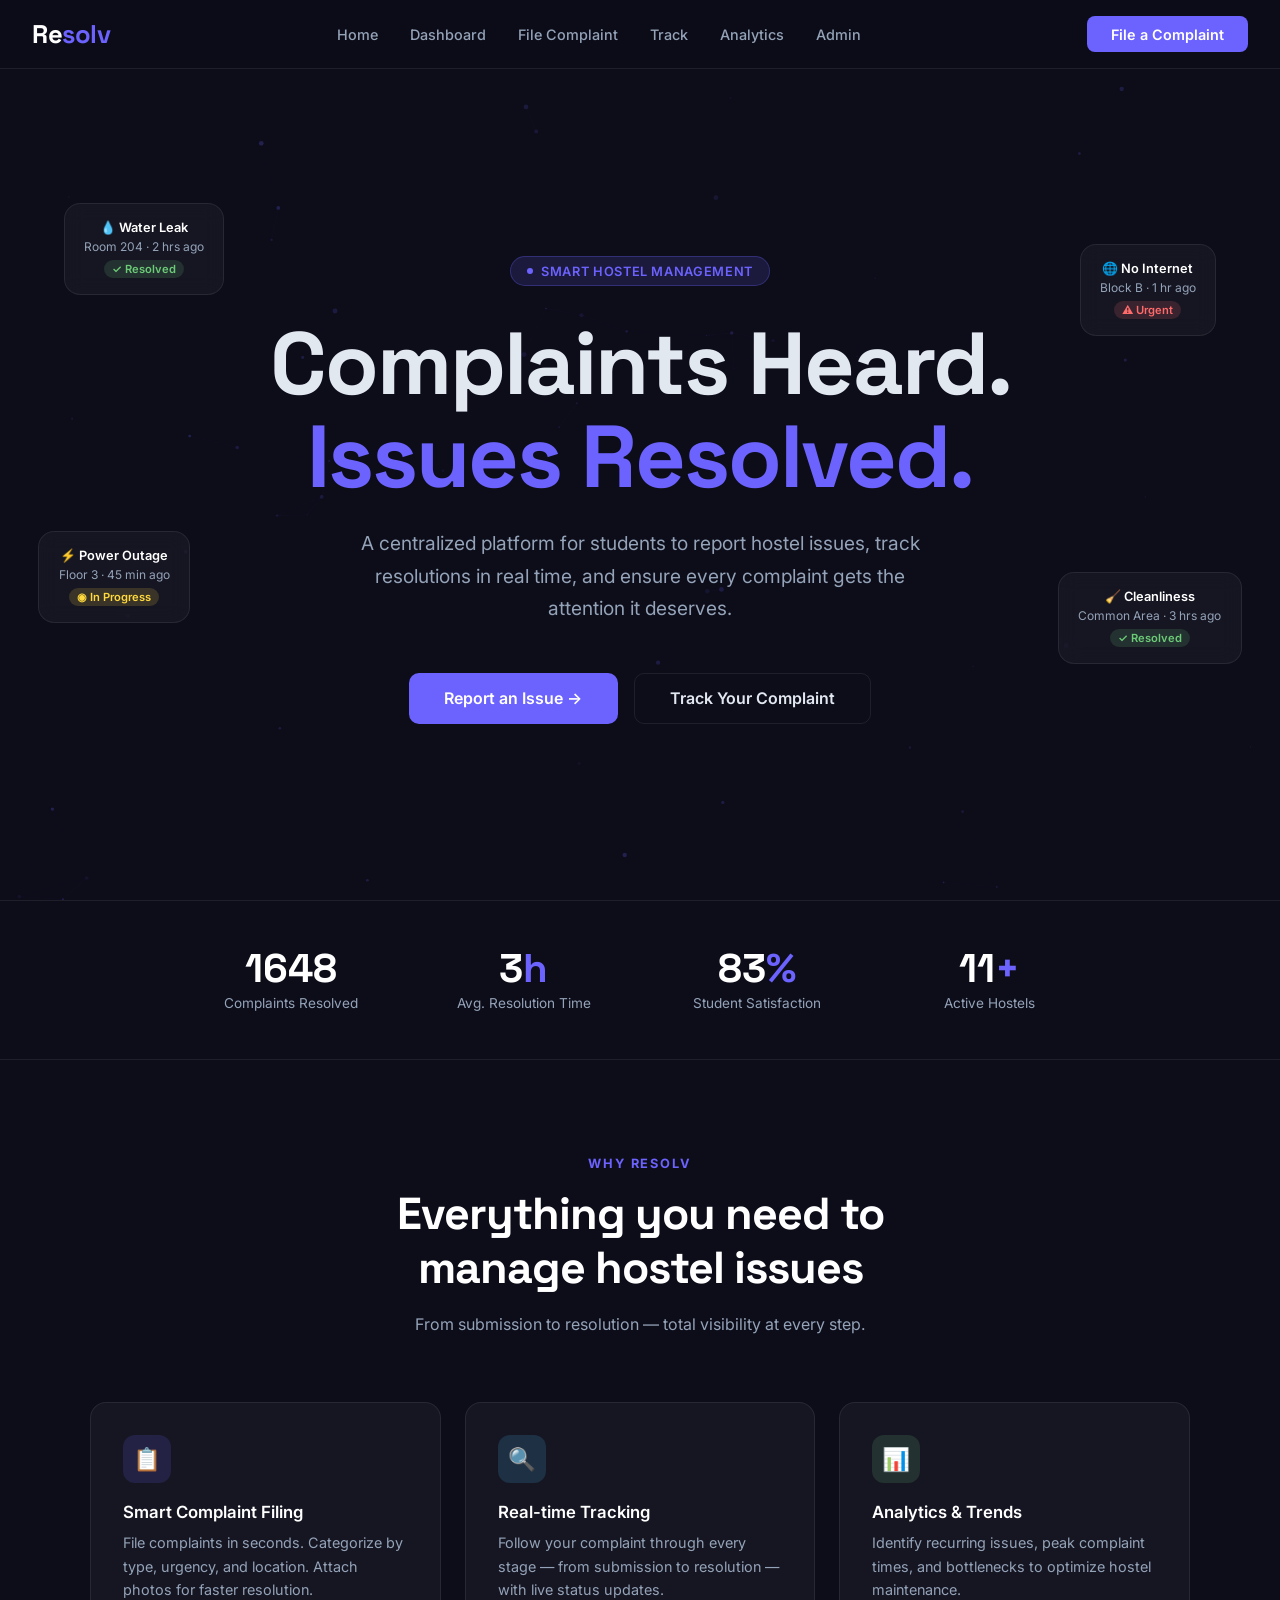
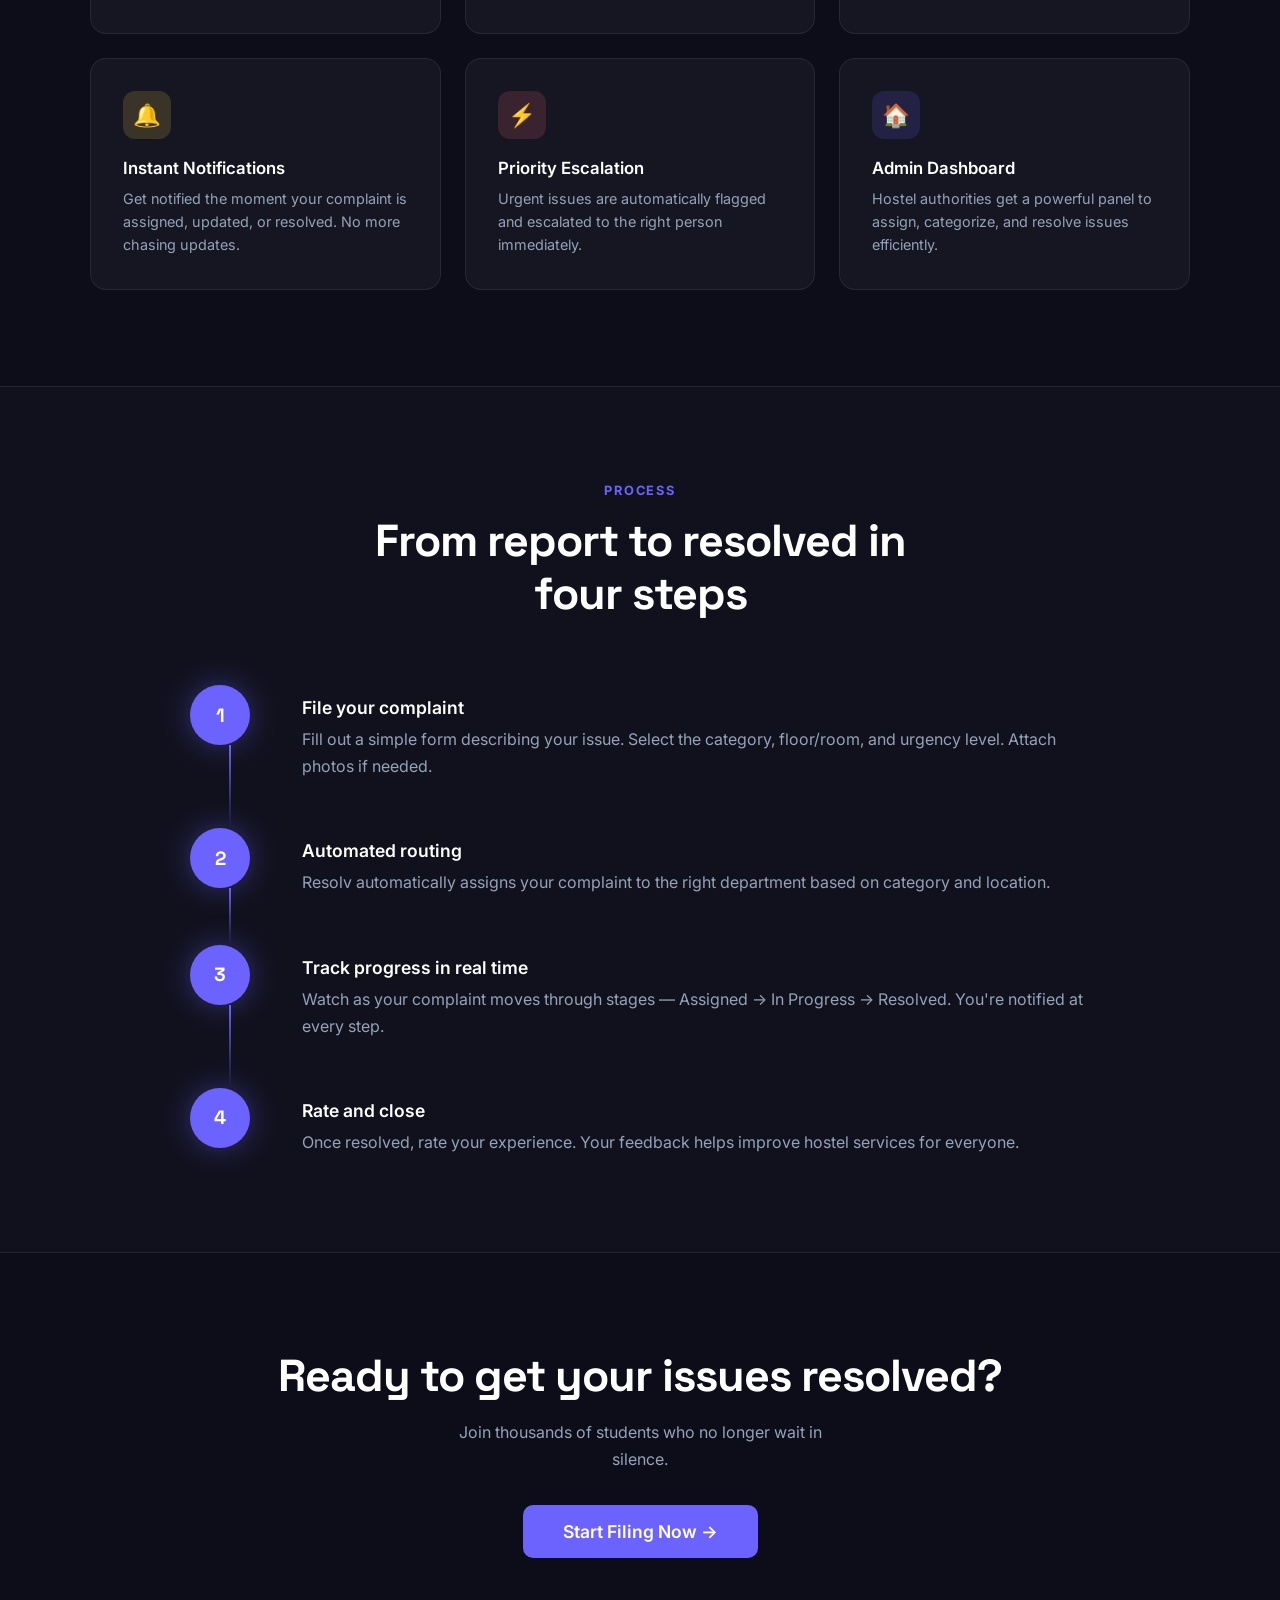
<file: index.html>
<!DOCTYPE html>
<html lang="en">
<head>
<meta charset="UTF-8">
<meta name="viewport" content="width=device-width, initial-scale=1.0">
<title>Resolv — Hostel Complaint Management</title>
<link href="https://fonts.googleapis.com/css2?family=Inter:wght@300;400;500;600;700;800;900&family=Space+Grotesk:wght@400;500;600;700&display=swap" rel="stylesheet">
<link rel="stylesheet" href="css/base.css">
<link rel="stylesheet" href="css/home.css">
</head>
<body>

<canvas id="bg-canvas"></canvas>

<!-- NAVBAR -->
<nav>
  <div class="nav-logo">Re<span>solv</span></div>
  <ul class="nav-links">
    <li><a onclick="goTo('index')">Home</a></li>
    <li><a onclick="goTo('dashboard')">Dashboard</a></li>
    <li><a onclick="goTo('complaint')">File Complaint</a></li>
    <li><a onclick="goTo('track')">Track</a></li>
    <li><a onclick="goTo('analytics')">Analytics</a></li>
    <li><a onclick="goTo('admin')">Admin</a></li>
  </ul>
  <button class="nav-cta" onclick="goTo('complaint')">File a Complaint</button>
</nav>

<!-- ===================== HOME PAGE ===================== -->
<div id="page-home" class="page active">

  <div class="hero">
    <div class="hero-cards">
      <div class="floating-card fc-1">
        <div class="fc-title">💧 Water Leak</div>
        <div class="fc-meta">Room 204 · 2 hrs ago</div>
        <div class="fc-status s-resolved">✓ Resolved</div>
      </div>
      <div class="floating-card fc-2">
        <div class="fc-title">⚡ Power Outage</div>
        <div class="fc-meta">Floor 3 · 45 min ago</div>
        <div class="fc-status s-pending">◉ In Progress</div>
      </div>
      <div class="floating-card fc-3">
        <div class="fc-title">🌐 No Internet</div>
        <div class="fc-meta">Block B · 1 hr ago</div>
        <div class="fc-status s-urgent">⚠ Urgent</div>
      </div>
      <div class="floating-card fc-4">
        <div class="fc-title">🧹 Cleanliness</div>
        <div class="fc-meta">Common Area · 3 hrs ago</div>
        <div class="fc-status s-resolved">✓ Resolved</div>
      </div>
    </div>

    <div style="position: relative; z-index: 2;">
      <div class="hero-badge"><div class="badge-dot"></div> Smart Hostel Management</div>
      <h1 class="hero-title">Complaints Heard.<br><span class="line2">Issues Resolved.</span></h1>
      <p class="hero-subtitle">A centralized platform for students to report hostel issues, track resolutions in real time, and ensure every complaint gets the attention it deserves.</p>
      <div class="hero-btns">
        <button class="btn-primary" onclick="goTo('complaint')">Report an Issue →</button>
        <button class="btn-outline" onclick="goTo('track')">Track Your Complaint</button>
      </div>
    </div>
  </div>

  <!-- STATS -->
  <div class="stats-strip reveal">
    <div class="stats-inner">
      <div>
        <div class="stat-num" id="stat1">0</div>
        <div class="stat-label">Complaints Resolved</div>
      </div>
      <div>
        <div class="stat-num" id="stat2">0<span>h</span></div>
        <div class="stat-label">Avg. Resolution Time</div>
      </div>
      <div>
        <div class="stat-num" id="stat3">0<span>%</span></div>
        <div class="stat-label">Student Satisfaction</div>
      </div>
      <div>
        <div class="stat-num" id="stat4">0<span>+</span></div>
        <div class="stat-label">Active Hostels</div>
      </div>
    </div>
  </div>

  <!-- FEATURES -->
  <div class="section">
    <div class="section-header reveal">
      <div class="section-eyebrow">Why Resolv</div>
      <h2 class="section-title">Everything you need to manage hostel issues</h2>
      <p class="section-sub">From submission to resolution — total visibility at every step.</p>
    </div>
    <div class="features-grid">
      <div class="feature-card reveal">
        <div class="feature-icon" style="background:rgba(108,99,255,0.15)">📋</div>
        <div class="feature-title">Smart Complaint Filing</div>
        <div class="feature-desc">File complaints in seconds. Categorize by type, urgency, and location. Attach photos for faster resolution.</div>
      </div>
      <div class="feature-card reveal">
        <div class="feature-icon" style="background:rgba(77,195,255,0.15)">🔍</div>
        <div class="feature-title">Real-time Tracking</div>
        <div class="feature-desc">Follow your complaint through every stage — from submission to resolution — with live status updates.</div>
      </div>
      <div class="feature-card reveal">
        <div class="feature-icon" style="background:rgba(107,203,119,0.15)">📊</div>
        <div class="feature-title">Analytics & Trends</div>
        <div class="feature-desc">Identify recurring issues, peak complaint times, and bottlenecks to optimize hostel maintenance.</div>
      </div>
      <div class="feature-card reveal">
        <div class="feature-icon" style="background:rgba(255,217,61,0.15)">🔔</div>
        <div class="feature-title">Instant Notifications</div>
        <div class="feature-desc">Get notified the moment your complaint is assigned, updated, or resolved. No more chasing updates.</div>
      </div>
      <div class="feature-card reveal">
        <div class="feature-icon" style="background:rgba(255,107,107,0.15)">⚡</div>
        <div class="feature-title">Priority Escalation</div>
        <div class="feature-desc">Urgent issues are automatically flagged and escalated to the right person immediately.</div>
      </div>
      <div class="feature-card reveal">
        <div class="feature-icon" style="background:rgba(108,99,255,0.15)">🏠</div>
        <div class="feature-title">Admin Dashboard</div>
        <div class="feature-desc">Hostel authorities get a powerful panel to assign, categorize, and resolve issues efficiently.</div>
      </div>
    </div>
  </div>

  <!-- HOW IT WORKS -->
  <div class="section" style="background: rgba(255,255,255,0.02); border-top:1px solid var(--card-border); border-bottom: 1px solid var(--card-border);">
    <div class="section-header reveal">
      <div class="section-eyebrow">Process</div>
      <h2 class="section-title">From report to resolved in four steps</h2>
    </div>
    <div class="steps">
      <div class="step reveal">
        <div class="step-num">1</div>
        <div class="step-content">
          <div class="step-title">File your complaint</div>
          <div class="step-desc">Fill out a simple form describing your issue. Select the category, floor/room, and urgency level. Attach photos if needed.</div>
        </div>
      </div>
      <div class="step reveal">
        <div class="step-num">2</div>
        <div class="step-content">
          <div class="step-title">Automated routing</div>
          <div class="step-desc">Resolv automatically assigns your complaint to the right department based on category and location.</div>
        </div>
      </div>
      <div class="step reveal">
        <div class="step-num">3</div>
        <div class="step-content">
          <div class="step-title">Track progress in real time</div>
          <div class="step-desc">Watch as your complaint moves through stages — Assigned → In Progress → Resolved. You're notified at every step.</div>
        </div>
      </div>
      <div class="step reveal">
        <div class="step-num">4</div>
        <div class="step-content">
          <div class="step-title">Rate and close</div>
          <div class="step-desc">Once resolved, rate your experience. Your feedback helps improve hostel services for everyone.</div>
        </div>
      </div>
    </div>
  </div>

  <!-- CTA -->
  <div class="section" style="text-align: center;">
    <div class="reveal">
      <h2 class="section-title">Ready to get your issues resolved?</h2>
      <p class="section-sub" style="max-width: 400px; margin: 0 auto 2rem;">Join thousands of students who no longer wait in silence.</p>
      <button class="btn-primary" onclick="goTo('complaint')" style="font-size: 1.1rem; padding: 1rem 2.5rem;">Start Filing Now →</button>
    </div>
  </div>

</div>

<!-- Toast -->
<div id="toast">
  <span id="toast-icon">✅</span>
  <span id="toast-msg">Done!</span>
</div>

<script src="js/shared.js"></script>
<script src="js/home.js"></script>
</body>
</html>
</file>
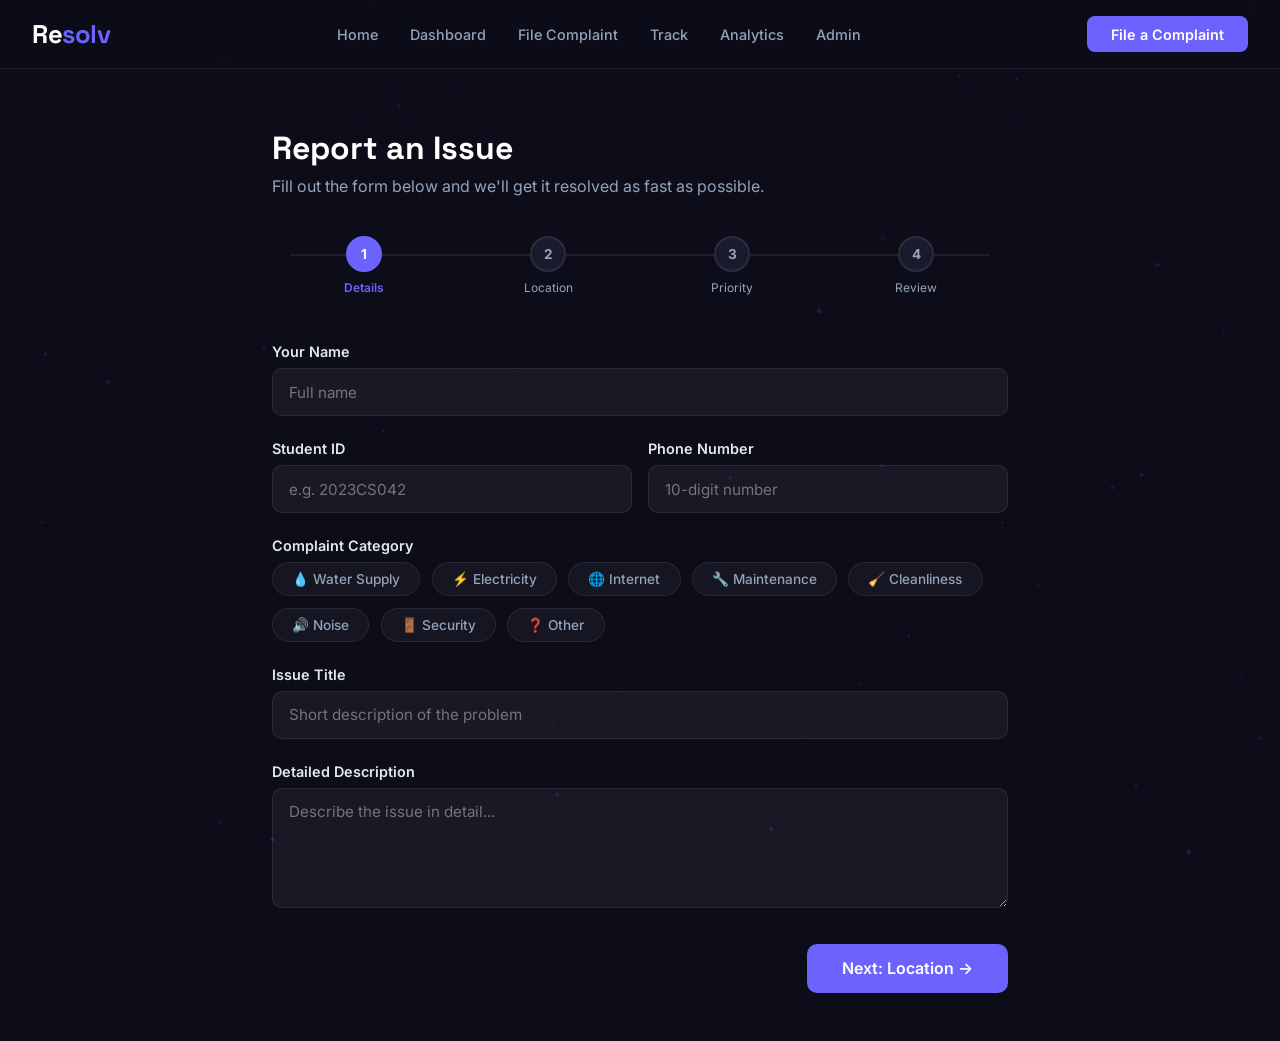
<file: complaint.html>
<!DOCTYPE html>
<html lang="en">
<head>
<meta charset="UTF-8">
<meta name="viewport" content="width=device-width, initial-scale=1.0">
<title>File a Complaint — Resolv</title>
<link href="https://fonts.googleapis.com/css2?family=Inter:wght@300;400;500;600;700;800;900&family=Space+Grotesk:wght@400;500;600;700&display=swap" rel="stylesheet">
<link rel="stylesheet" href="css/base.css">
<link rel="stylesheet" href="css/complaint.css">
</head>
<body>

<canvas id="bg-canvas"></canvas>

<!-- NAVBAR -->
<nav>
  <div class="nav-logo">Re<span>solv</span></div>
  <ul class="nav-links">
    <li><a onclick="goTo('index')">Home</a></li>
    <li><a onclick="goTo('dashboard')">Dashboard</a></li>
    <li><a onclick="goTo('complaint')">File Complaint</a></li>
    <li><a onclick="goTo('track')">Track</a></li>
    <li><a onclick="goTo('analytics')">Analytics</a></li>
    <li><a onclick="goTo('admin')">Admin</a></li>
  </ul>
  <button class="nav-cta" onclick="goTo('complaint')">File a Complaint</button>
</nav>

<!-- ===================== FILE COMPLAINT PAGE ===================== -->
<div id="page-complaint" class="page active">
  <div class="complaint-wrapper">
    <div class="form-title">Report an Issue</div>
    <p class="form-sub">Fill out the form below and we'll get it resolved as fast as possible.</p>

    <div class="progress-steps" id="prog-steps">
      <div class="prog-step active" id="ps-1">
        <div class="prog-circle">1</div>
        <div class="prog-label">Details</div>
      </div>
      <div class="prog-step" id="ps-2">
        <div class="prog-circle">2</div>
        <div class="prog-label">Location</div>
      </div>
      <div class="prog-step" id="ps-3">
        <div class="prog-circle">3</div>
        <div class="prog-label">Priority</div>
      </div>
      <div class="prog-step" id="ps-4">
        <div class="prog-circle">4</div>
        <div class="prog-label">Review</div>
      </div>
    </div>

    <!-- Step 1 -->
    <div class="form-step active" id="fs-1">
      <div class="form-group">
        <label class="form-label">Your Name</label>
        <input type="text" class="form-input" placeholder="Full name" id="inp-name">
      </div>
      <div class="form-row">
        <div class="form-group">
          <label class="form-label">Student ID</label>
          <input type="text" class="form-input" placeholder="e.g. 2023CS042" id="inp-id">
        </div>
        <div class="form-group">
          <label class="form-label">Phone Number</label>
          <input type="text" class="form-input" placeholder="10-digit number" id="inp-phone">
        </div>
      </div>
      <div class="form-group">
        <label class="form-label">Complaint Category</label>
        <div class="category-chips">
          <div class="chip" onclick="selectChip(this,'cat')">💧 Water Supply</div>
          <div class="chip" onclick="selectChip(this,'cat')">⚡ Electricity</div>
          <div class="chip" onclick="selectChip(this,'cat')">🌐 Internet</div>
          <div class="chip" onclick="selectChip(this,'cat')">🔧 Maintenance</div>
          <div class="chip" onclick="selectChip(this,'cat')">🧹 Cleanliness</div>
          <div class="chip" onclick="selectChip(this,'cat')">🔊 Noise</div>
          <div class="chip" onclick="selectChip(this,'cat')">🚪 Security</div>
          <div class="chip" onclick="selectChip(this,'cat')">❓ Other</div>
        </div>
      </div>
      <div class="form-group">
        <label class="form-label">Issue Title</label>
        <input type="text" class="form-input" placeholder="Short description of the problem" id="inp-title">
      </div>
      <div class="form-group">
        <label class="form-label">Detailed Description</label>
        <textarea class="form-textarea" placeholder="Describe the issue in detail..." id="inp-desc"></textarea>
      </div>
      <div class="form-actions">
        <div></div>
        <button class="btn-primary" onclick="nextStep(2)">Next: Location →</button>
      </div>
    </div>

    <!-- Step 2 -->
    <div class="form-step" id="fs-2">
      <div class="form-row">
        <div class="form-group">
          <label class="form-label">Hostel Block</label>
          <select class="form-select" id="inp-block">
            <option value="">Select block</option>
            <option>Block A</option>
            <option>Block B</option>
            <option>Block C</option>
            <option>Block D</option>
            <option>Common Area</option>
          </select>
        </div>
        <div class="form-group">
          <label class="form-label">Floor</label>
          <select class="form-select" id="inp-floor">
            <option value="">Select floor</option>
            <option>Ground Floor</option>
            <option>Floor 1</option>
            <option>Floor 2</option>
            <option>Floor 3</option>
            <option>Floor 4</option>
          </select>
        </div>
      </div>
      <div class="form-group">
        <label class="form-label">Room Number (if applicable)</label>
        <input type="text" class="form-input" placeholder="e.g. 204, or leave blank for common areas" id="inp-room">
      </div>
      <div class="form-group">
        <label class="form-label">Specific Location Details</label>
        <textarea class="form-textarea" placeholder="Any additional location details that will help find the issue..." style="min-height: 80px;" id="inp-locdet"></textarea>
      </div>
      <div class="form-group">
        <label class="form-label">Attach Photos (optional)</label>
        <div class="upload-zone" onclick="showToast('Photo upload feature coming soon!')">
          <div class="upload-icon">📷</div>
          <div style="font-weight: 600; margin-bottom: 4px;">Drop photos here or click to browse</div>
          <div style="font-size: 0.8rem;">JPG, PNG up to 10MB each</div>
        </div>
      </div>
      <div class="form-actions">
        <button class="btn-outline" onclick="nextStep(1)">← Back</button>
        <button class="btn-primary" onclick="nextStep(3)">Next: Priority →</button>
      </div>
    </div>

    <!-- Step 3 -->
    <div class="form-step" id="fs-3">
      <div class="form-group">
        <label class="form-label">How urgent is this issue?</label>
        <div class="priority-options">
          <div class="priority-opt low" onclick="selectPriority(this,'Low')">
            <div class="prio-icon">🟢</div>
            <div class="prio-label" style="color:var(--success)">Low</div>
            <div style="font-size:0.75rem;color:var(--text-muted);margin-top:4px">Can wait a few days</div>
          </div>
          <div class="priority-opt medium" onclick="selectPriority(this,'Medium')">
            <div class="prio-icon">🟡</div>
            <div class="prio-label" style="color:var(--warning)">Medium</div>
            <div style="font-size:0.75rem;color:var(--text-muted);margin-top:4px">Needs attention soon</div>
          </div>
          <div class="priority-opt high" onclick="selectPriority(this,'High')">
            <div class="prio-icon">🔴</div>
            <div class="prio-label" style="color:var(--danger)">High</div>
            <div style="font-size:0.75rem;color:var(--text-muted);margin-top:4px">Immediate action needed</div>
          </div>
        </div>
      </div>
      <div class="form-group" style="margin-top: 2rem;">
        <label class="form-label">When did the issue start?</label>
        <input type="datetime-local" class="form-input" id="inp-time">
      </div>
      <div class="form-group">
        <label class="form-label">Any additional notes for the maintenance team?</label>
        <textarea class="form-textarea" placeholder="e.g. Best time to visit, access instructions..." style="min-height:80px;" id="inp-notes"></textarea>
      </div>
      <div class="form-actions">
        <button class="btn-outline" onclick="nextStep(2)">← Back</button>
        <button class="btn-primary" onclick="nextStep(4)">Review Complaint →</button>
      </div>
    </div>

    <!-- Step 4 Review -->
    <div class="form-step" id="fs-4">
      <div class="complaint-detail-card" id="review-card">
        <div style="font-size:0.9rem;font-weight:700;color:#fff;margin-bottom:1rem;">Review your complaint</div>
        <div id="review-content"></div>
      </div>
      <div class="form-actions">
        <button class="btn-outline" onclick="nextStep(3)">← Edit</button>
        <button class="btn-primary" onclick="submitComplaint()">Submit Complaint ✓</button>
      </div>
    </div>

    <!-- Success -->
    <div class="success-screen" id="success-screen">
      <div class="success-icon">✅</div>
      <h2 style="font-family:'Space Grotesk',sans-serif;font-size:1.8rem;font-weight:700;color:#fff;margin-bottom:0.5rem;">Complaint Filed!</h2>
      <p style="color:var(--text-muted);">Your issue has been registered and routed to the relevant team.</p>
      <div class="ticket-id" id="ticket-display">RES-0000</div>
      <p style="color:var(--text-muted);font-size:0.9rem;margin-bottom:2rem;">Save this ticket ID to track your complaint status.</p>
      <div style="display:flex;gap:1rem;justify-content:center;flex-wrap:wrap;">
        <button class="btn-primary" onclick="goTo('track')">Track this Complaint</button>
        <button class="btn-outline" onclick="resetForm()">File Another</button>
      </div>
    </div>
  </div>
</div>

<!-- Toast -->
<div id="toast">
  <span id="toast-icon">✅</span>
  <span id="toast-msg">Done!</span>
</div>

<script src="js/shared.js"></script>
<script src="js/complaint.js"></script>
</body>
</html>
</file>
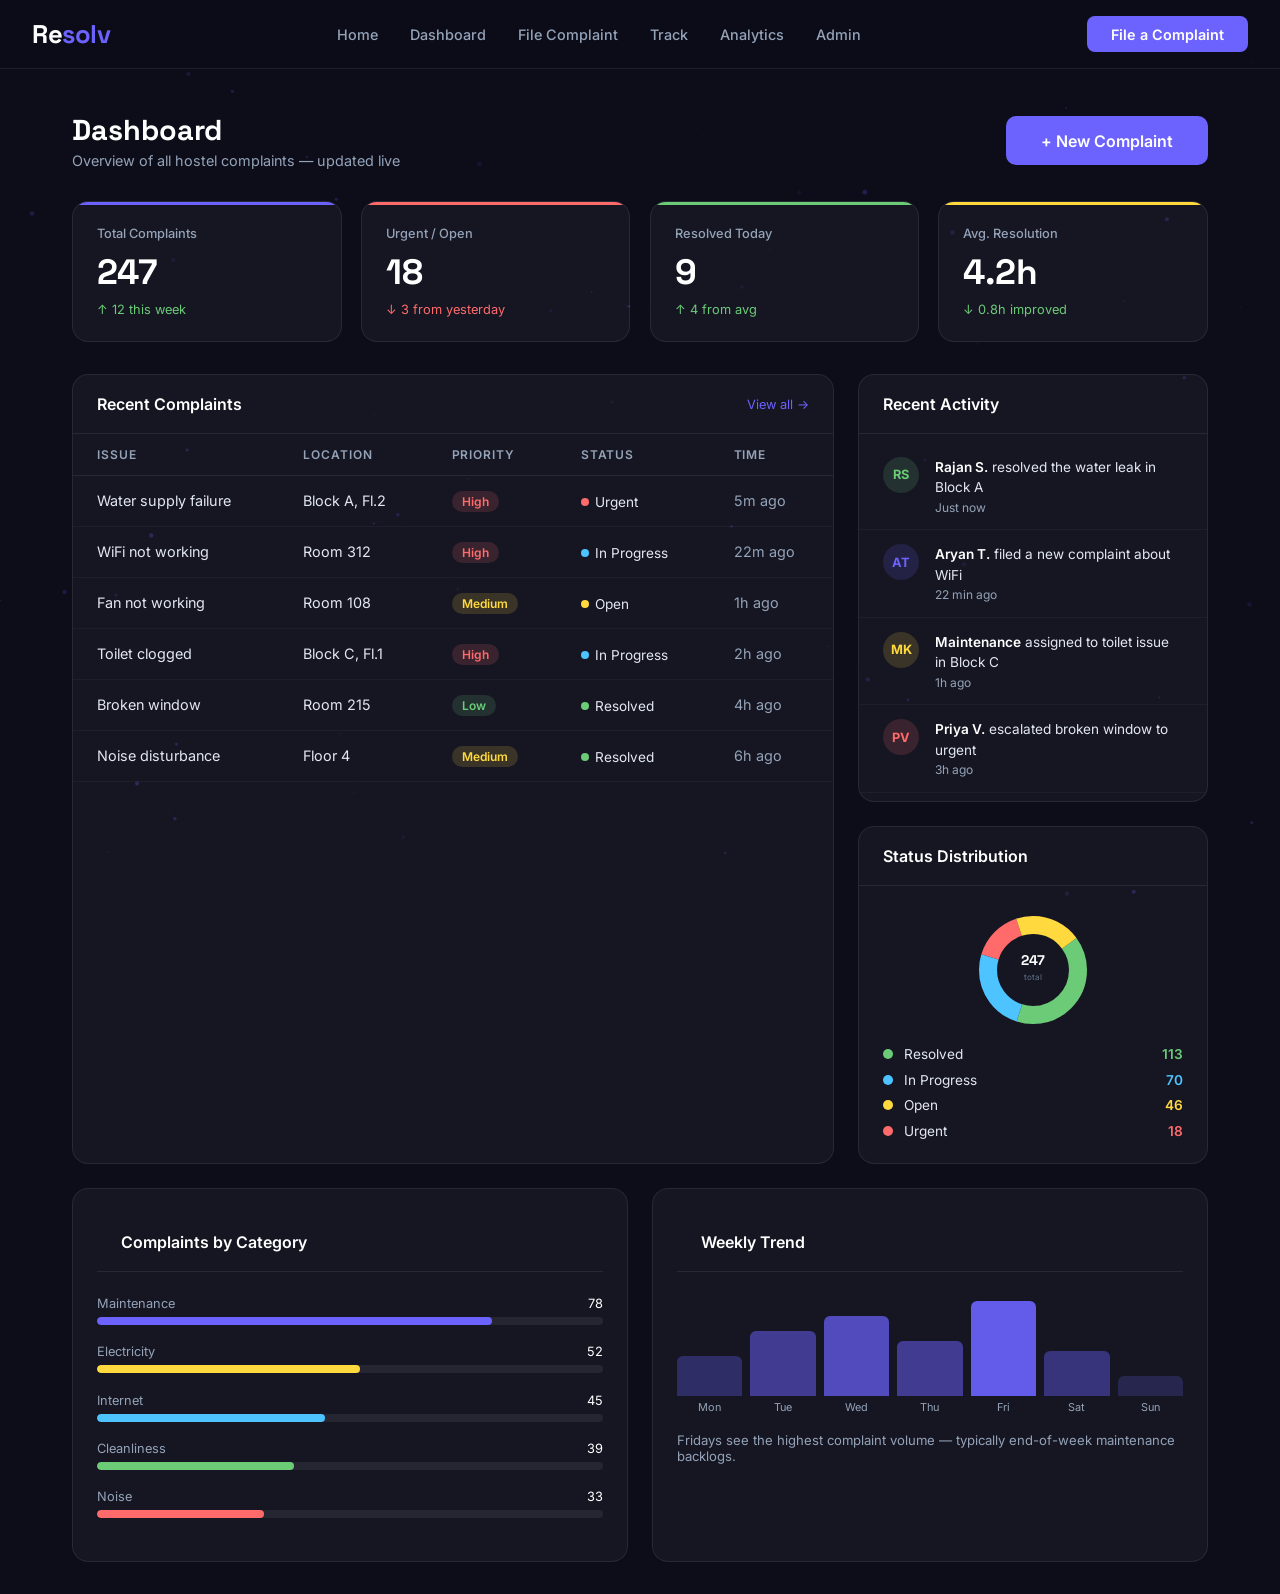
<file: dashboard.html>
<!DOCTYPE html>
<html lang="en">
<head>
<meta charset="UTF-8">
<meta name="viewport" content="width=device-width, initial-scale=1.0">
<title>Dashboard — Resolv</title>
<link href="https://fonts.googleapis.com/css2?family=Inter:wght@300;400;500;600;700;800;900&family=Space+Grotesk:wght@400;500;600;700&display=swap" rel="stylesheet">
<link rel="stylesheet" href="css/base.css">
<link rel="stylesheet" href="css/dashboard.css">
</head>
<body>

<canvas id="bg-canvas"></canvas>

<!-- NAVBAR -->
<nav>
  <div class="nav-logo">Re<span>solv</span></div>
  <ul class="nav-links">
    <li><a onclick="goTo('index')">Home</a></li>
    <li><a onclick="goTo('dashboard')">Dashboard</a></li>
    <li><a onclick="goTo('complaint')">File Complaint</a></li>
    <li><a onclick="goTo('track')">Track</a></li>
    <li><a onclick="goTo('analytics')">Analytics</a></li>
    <li><a onclick="goTo('admin')">Admin</a></li>
  </ul>
  <button class="nav-cta" onclick="goTo('complaint')">File a Complaint</button>
</nav>

<!-- ===================== DASHBOARD PAGE ===================== -->
<div id="page-dashboard" class="page active">
  <div class="dashboard-wrapper">
    <div class="dash-header">
      <div>
        <div class="dash-title">Dashboard</div>
        <div class="dash-sub">Overview of all hostel complaints — updated live</div>
      </div>
      <button class="btn-primary" onclick="goTo('complaint')">+ New Complaint</button>
    </div>

    <div class="metrics-grid">
      <div class="metric-card mc-purple">
        <div class="metric-label">Total Complaints</div>
        <div class="metric-value">247</div>
        <div class="metric-trend trend-up">↑ 12 this week</div>
      </div>
      <div class="metric-card mc-red">
        <div class="metric-label">Urgent / Open</div>
        <div class="metric-value">18</div>
        <div class="metric-trend trend-down">↓ 3 from yesterday</div>
      </div>
      <div class="metric-card mc-green">
        <div class="metric-label">Resolved Today</div>
        <div class="metric-value">9</div>
        <div class="metric-trend trend-up">↑ 4 from avg</div>
      </div>
      <div class="metric-card mc-yellow">
        <div class="metric-label">Avg. Resolution</div>
        <div class="metric-value">4.2h</div>
        <div class="metric-trend trend-up">↓ 0.8h improved</div>
      </div>
    </div>

    <div class="dash-grid">
      <div class="card">
        <div class="card-header">
          <span class="card-title">Recent Complaints</span>
          <span style="font-size: 0.8rem; color: var(--primary); cursor: pointer;" onclick="goTo('admin')">View all →</span>
        </div>
        <table class="complaints-table">
          <thead>
            <tr>
              <th>Issue</th>
              <th>Location</th>
              <th>Priority</th>
              <th>Status</th>
              <th>Time</th>
            </tr>
          </thead>
          <tbody>
            <tr>
              <td>Water supply failure</td>
              <td>Block A, Fl.2</td>
              <td><span class="priority-badge p-high">High</span></td>
              <td><span class="status-dot"><span class="dot d-urgent"></span> Urgent</span></td>
              <td style="color:var(--text-muted)">5m ago</td>
            </tr>
            <tr>
              <td>WiFi not working</td>
              <td>Room 312</td>
              <td><span class="priority-badge p-high">High</span></td>
              <td><span class="status-dot"><span class="dot d-progress"></span> In Progress</span></td>
              <td style="color:var(--text-muted)">22m ago</td>
            </tr>
            <tr>
              <td>Fan not working</td>
              <td>Room 108</td>
              <td><span class="priority-badge p-medium">Medium</span></td>
              <td><span class="status-dot"><span class="dot d-open"></span> Open</span></td>
              <td style="color:var(--text-muted)">1h ago</td>
            </tr>
            <tr>
              <td>Toilet clogged</td>
              <td>Block C, Fl.1</td>
              <td><span class="priority-badge p-high">High</span></td>
              <td><span class="status-dot"><span class="dot d-progress"></span> In Progress</span></td>
              <td style="color:var(--text-muted)">2h ago</td>
            </tr>
            <tr>
              <td>Broken window</td>
              <td>Room 215</td>
              <td><span class="priority-badge p-low">Low</span></td>
              <td><span class="status-dot"><span class="dot d-resolved"></span> Resolved</span></td>
              <td style="color:var(--text-muted)">4h ago</td>
            </tr>
            <tr>
              <td>Noise disturbance</td>
              <td>Floor 4</td>
              <td><span class="priority-badge p-medium">Medium</span></td>
              <td><span class="status-dot"><span class="dot d-resolved"></span> Resolved</span></td>
              <td style="color:var(--text-muted)">6h ago</td>
            </tr>
          </tbody>
        </table>
      </div>

      <div>
        <div class="card" style="margin-bottom: 1.5rem;">
          <div class="card-header"><span class="card-title">Recent Activity</span></div>
          <div class="activity-list">
            <div class="activity-item">
              <div class="activity-avatar" style="background:rgba(107,203,119,0.15); color:var(--success)">RS</div>
              <div>
                <div class="activity-text"><span class="activity-name">Rajan S.</span> resolved the water leak in Block A</div>
                <div class="activity-time">Just now</div>
              </div>
            </div>
            <div class="activity-item">
              <div class="activity-avatar" style="background:rgba(108,99,255,0.15); color:var(--primary)">AT</div>
              <div>
                <div class="activity-text"><span class="activity-name">Aryan T.</span> filed a new complaint about WiFi</div>
                <div class="activity-time">22 min ago</div>
              </div>
            </div>
            <div class="activity-item">
              <div class="activity-avatar" style="background:rgba(255,217,61,0.15); color:var(--warning)">MK</div>
              <div>
                <div class="activity-text"><span class="activity-name">Maintenance</span> assigned to toilet issue in Block C</div>
                <div class="activity-time">1h ago</div>
              </div>
            </div>
            <div class="activity-item">
              <div class="activity-avatar" style="background:rgba(255,107,107,0.15); color:var(--danger)">PV</div>
              <div>
                <div class="activity-text"><span class="activity-name">Priya V.</span> escalated broken window to urgent</div>
                <div class="activity-time">3h ago</div>
              </div>
            </div>
          </div>
        </div>

        <div class="card">
          <div class="card-header"><span class="card-title">Status Distribution</span></div>
          <div class="donut-wrap">
            <svg viewBox="0 0 120 120" width="120" height="120">
              <circle cx="60" cy="60" r="45" fill="none" stroke="rgba(255,255,255,0.05)" stroke-width="18"/>
              <circle cx="60" cy="60" r="45" fill="none" stroke="#6BCB77" stroke-width="18"
                stroke-dasharray="113 170" stroke-dashoffset="-42" transform="rotate(-90 60 60)"/>
              <circle cx="60" cy="60" r="45" fill="none" stroke="#4DC3FF" stroke-width="18"
                stroke-dasharray="70 213" stroke-dashoffset="-155" transform="rotate(-90 60 60)"/>
              <circle cx="60" cy="60" r="45" fill="none" stroke="#FF6B6B" stroke-width="18"
                stroke-dasharray="43 240" stroke-dashoffset="-225" transform="rotate(-90 60 60)"/>
              <circle cx="60" cy="60" r="45" fill="none" stroke="#FFD93D" stroke-width="18"
                stroke-dasharray="57 226" stroke-dashoffset="-268" transform="rotate(-90 60 60)"/>
              <text x="60" y="55" text-anchor="middle" fill="#fff" font-size="14" font-weight="700" font-family="Space Grotesk">247</text>
              <text x="60" y="70" text-anchor="middle" fill="#64748b" font-size="8">total</text>
            </svg>
            <div class="donut-legend">
              <div class="legend-item"><div class="legend-dot" style="background:#6BCB77"></div><span>Resolved</span><span class="legend-val" style="color:var(--success)">113</span></div>
              <div class="legend-item"><div class="legend-dot" style="background:#4DC3FF"></div><span>In Progress</span><span class="legend-val" style="color:var(--info)">70</span></div>
              <div class="legend-item"><div class="legend-dot" style="background:#FFD93D"></div><span>Open</span><span class="legend-val" style="color:var(--warning)">46</span></div>
              <div class="legend-item"><div class="legend-dot" style="background:#FF6B6B"></div><span>Urgent</span><span class="legend-val" style="color:var(--danger)">18</span></div>
            </div>
          </div>
        </div>
      </div>
    </div>

    <div class="chart-section">
      <div class="card bar-chart">
        <div class="card-header"><span class="card-title">Complaints by Category</span></div>
        <div style="padding: 1.5rem 0 0;">
          <div class="bar-group">
            <div class="bar-label"><span>Maintenance</span><span style="color:#fff">78</span></div>
            <div class="bar-track"><div class="bar-fill" style="width:78%; background: var(--primary);"></div></div>
          </div>
          <div class="bar-group">
            <div class="bar-label"><span>Electricity</span><span style="color:#fff">52</span></div>
            <div class="bar-track"><div class="bar-fill" style="width:52%; background: var(--warning);"></div></div>
          </div>
          <div class="bar-group">
            <div class="bar-label"><span>Internet</span><span style="color:#fff">45</span></div>
            <div class="bar-track"><div class="bar-fill" style="width:45%; background: var(--info);"></div></div>
          </div>
          <div class="bar-group">
            <div class="bar-label"><span>Cleanliness</span><span style="color:#fff">39</span></div>
            <div class="bar-track"><div class="bar-fill" style="width:39%; background: var(--success);"></div></div>
          </div>
          <div class="bar-group">
            <div class="bar-label"><span>Noise</span><span style="color:#fff">33</span></div>
            <div class="bar-track"><div class="bar-fill" style="width:33%; background: var(--accent);"></div></div>
          </div>
        </div>
      </div>
      <div class="card bar-chart">
        <div class="card-header"><span class="card-title">Weekly Trend</span></div>
        <div style="padding: 1.5rem 0 0; display: flex; flex-direction: column; gap: 1rem;">
          <div style="display: flex; align-items: flex-end; gap: 8px; height: 120px; padding-bottom: 20px;">
            <div style="flex:1; background:rgba(108,99,255,0.3); border-radius:6px 6px 0 0; height:40%; position:relative;"><span style="position:absolute;bottom:-18px;left:50%;transform:translateX(-50%);font-size:0.68rem;color:var(--text-muted)">Mon</span></div>
            <div style="flex:1; background:rgba(108,99,255,0.5); border-radius:6px 6px 0 0; height:65%; position:relative;"><span style="position:absolute;bottom:-18px;left:50%;transform:translateX(-50%);font-size:0.68rem;color:var(--text-muted)">Tue</span></div>
            <div style="flex:1; background:rgba(108,99,255,0.7); border-radius:6px 6px 0 0; height:80%; position:relative;"><span style="position:absolute;bottom:-18px;left:50%;transform:translateX(-50%);font-size:0.68rem;color:var(--text-muted)">Wed</span></div>
            <div style="flex:1; background:rgba(108,99,255,0.5); border-radius:6px 6px 0 0; height:55%; position:relative;"><span style="position:absolute;bottom:-18px;left:50%;transform:translateX(-50%);font-size:0.68rem;color:var(--text-muted)">Thu</span></div>
            <div style="flex:1; background:rgba(108,99,255,0.9); border-radius:6px 6px 0 0; height:95%; position:relative;"><span style="position:absolute;bottom:-18px;left:50%;transform:translateX(-50%);font-size:0.68rem;color:var(--text-muted)">Fri</span></div>
            <div style="flex:1; background:rgba(108,99,255,0.4); border-radius:6px 6px 0 0; height:45%; position:relative;"><span style="position:absolute;bottom:-18px;left:50%;transform:translateX(-50%);font-size:0.68rem;color:var(--text-muted)">Sat</span></div>
            <div style="flex:1; background:rgba(108,99,255,0.2); border-radius:6px 6px 0 0; height:20%; position:relative;"><span style="position:absolute;bottom:-18px;left:50%;transform:translateX(-50%);font-size:0.68rem;color:var(--text-muted)">Sun</span></div>
          </div>
          <p style="font-size:0.82rem;color:var(--text-muted)">Fridays see the highest complaint volume — typically end-of-week maintenance backlogs.</p>
        </div>
      </div>
    </div>
  </div>
</div>

<!-- Toast -->
<div id="toast">
  <span id="toast-icon">✅</span>
  <span id="toast-msg">Done!</span>
</div>

<script src="js/shared.js"></script>
<script src="js/dashboard.js"></script>
</body>
</html>
</file>
<file: css/base.css>
/* =========================================================
   BASE.CSS
   Shared across every page: variables, reset, navbar,
   buttons, page-switching mechanics, toast, shared responsive.
   Loaded first — page-specific CSS files build on top of this.
   ========================================================= */

/* ===== CSS VARIABLES ===== */
:root {
  --primary: #6C63FF;
  --primary-dark: #4B44D6;
  --primary-light: #EEF0FF;
  --accent: #FF6B6B;
  --accent-2: #FFD93D;
  --accent-3: #6BCB77;
  --dark: #0D0D1A;
  --dark-2: #1A1A2E;
  --dark-3: #16213E;
  --text: #E2E8F0;
  --text-muted: #94A3B8;
  --text-dim: #64748B;
  --card-bg: rgba(255,255,255,0.04);
  --card-border: rgba(255,255,255,0.08);
  --success: #6BCB77;
  --warning: #FFD93D;
  --danger: #FF6B6B;
  --info: #4DC3FF;
}

/* ===== RESET ===== */
* { margin: 0; padding: 0; box-sizing: border-box; }
html { scroll-behavior: smooth; }
body {
  background: var(--dark);
  color: var(--text);
  font-family: 'Inter', sans-serif;
  overflow-x: hidden;
}

/* ===== CANVAS BACKGROUND ===== */
#bg-canvas {
  position: fixed; top: 0; left: 0; width: 100%; height: 100%;
  z-index: 0; pointer-events: none; opacity: 0.4;
}

/* ===== NAVBAR ===== */
nav {
  position: fixed; top: 0; left: 0; right: 0; z-index: 100;
  padding: 1rem 2rem;
  display: flex; align-items: center; justify-content: space-between;
  background: rgba(13,13,26,0.85);
  backdrop-filter: blur(20px);
  border-bottom: 1px solid var(--card-border);
  transition: all 0.3s;
}
.nav-logo {
  font-family: 'Space Grotesk', sans-serif;
  font-size: 1.6rem; font-weight: 700;
  color: #fff;
  letter-spacing: -0.5px;
}
.nav-logo span { color: var(--primary); }
.nav-links { display: flex; gap: 2rem; list-style: none; }
.nav-links a {
  color: var(--text-muted); font-size: 0.9rem; font-weight: 500;
  text-decoration: none; transition: color 0.2s;
  cursor: pointer;
}
.nav-links a:hover { color: #fff; }
.nav-cta {
  background: var(--primary); color: #fff; border: none;
  padding: 0.6rem 1.5rem; border-radius: 8px;
  font-size: 0.9rem; font-weight: 600; cursor: pointer;
  transition: all 0.2s; font-family: 'Inter', sans-serif;
}
.nav-cta:hover { background: var(--primary-dark); transform: translateY(-1px); }

/* ===== PAGE SWITCHING MECHANICS ===== */
.page { display: none; min-height: 100vh; position: relative; z-index: 1; }
.page.active { display: block; }

/* ===== SHARED BUTTONS (used on every page) ===== */
.btn-primary {
  background: var(--primary); color: #fff;
  padding: 0.9rem 2.2rem; border-radius: 10px;
  border: none; font-size: 1rem; font-weight: 600;
  cursor: pointer; transition: all 0.2s;
  font-family: 'Inter', sans-serif;
}
.btn-primary:hover {
  background: var(--primary-dark);
  transform: translateY(-2px);
  box-shadow: 0 8px 30px rgba(108,99,255,0.4);
}
.btn-outline {
  background: transparent; color: var(--text);
  padding: 0.9rem 2.2rem; border-radius: 10px;
  border: 1px solid var(--card-border); font-size: 1rem; font-weight: 600;
  cursor: pointer; transition: all 0.2s;
  font-family: 'Inter', sans-serif;
}
.btn-outline:hover {
  border-color: var(--primary); color: var(--primary);
  transform: translateY(-2px);
}

/* ===== SHARED CARD COMPONENT (used by dashboard/track/analytics/admin) ===== */
.card {
  background: var(--card-bg); border: 1px solid var(--card-border);
  border-radius: 16px; overflow: hidden;
}
.card-header {
  padding: 1.2rem 1.5rem;
  border-bottom: 1px solid var(--card-border);
  display: flex; justify-content: space-between; align-items: center;
}
.card-title { font-size: 1rem; font-weight: 600; color: #fff; }

/* ===== SHARED STATUS/PRIORITY BADGES (dashboard + admin + track) ===== */
.priority-badge {
  padding: 3px 10px; border-radius: 50px; font-size: 0.75rem; font-weight: 600;
}
.p-high { background: rgba(255,107,107,0.15); color: var(--danger); }
.p-medium { background: rgba(255,217,61,0.15); color: var(--warning); }
.p-low { background: rgba(107,203,119,0.15); color: var(--success); }
.status-dot {
  display: inline-flex; align-items: center; gap: 6px; font-size: 0.85rem;
}
.dot { width: 8px; height: 8px; border-radius: 50%; display: inline-block; }
.d-open { background: var(--warning); }
.d-progress { background: var(--info); }
.d-resolved { background: var(--success); }
.d-urgent { background: var(--danger); }

/* ===== SHARED DASH HEADER (dashboard + analytics + admin) ===== */
.dash-header {
  display: flex; justify-content: space-between; align-items: center;
  margin-bottom: 2rem;
}
.dash-title {
  font-family: 'Space Grotesk', sans-serif;
  font-size: 1.8rem; font-weight: 700; color: #fff;
}
.dash-sub { color: var(--text-muted); font-size: 0.9rem; margin-top: 4px; }

/* ===== SHARED METRIC CARDS (dashboard + analytics) ===== */
.metrics-grid {
  display: grid; grid-template-columns: repeat(4, 1fr); gap: 1.2rem;
  margin-bottom: 2rem;
}
.metric-card {
  background: var(--card-bg); border: 1px solid var(--card-border);
  border-radius: 16px; padding: 1.5rem; position: relative; overflow: hidden;
}
.metric-card::before {
  content: ''; position: absolute; top: 0; left: 0; right: 0; height: 3px;
}
.mc-purple::before { background: var(--primary); }
.mc-red::before { background: var(--danger); }
.mc-green::before { background: var(--success); }
.mc-yellow::before { background: var(--warning); }
.metric-label { font-size: 0.8rem; color: var(--text-muted); font-weight: 500; }
.metric-value {
  font-family: 'Space Grotesk', sans-serif;
  font-size: 2.2rem; font-weight: 700; color: #fff;
  margin: 0.5rem 0;
}
.metric-trend { font-size: 0.8rem; }
.trend-up { color: var(--success); }
.trend-down { color: var(--danger); }

/* ===== SHARED BAR CHART (dashboard + analytics) ===== */
.bar-chart { padding: 1.5rem; }
.bar-group { margin-bottom: 1.2rem; }
.bar-label {
  display: flex; justify-content: space-between;
  font-size: 0.8rem; color: var(--text-muted); margin-bottom: 6px;
}
.bar-track {
  height: 8px; background: rgba(255,255,255,0.07); border-radius: 99px; overflow: hidden;
}
.bar-fill {
  height: 100%; border-radius: 99px;
  transition: width 1s ease;
}

/* ===== SHARED FORM INPUTS (complaint form + track search + admin filters) ===== */
.form-input, .form-select, .form-textarea {
  width: 100%; background: rgba(255,255,255,0.05);
  border: 1px solid var(--card-border);
  border-radius: 10px; padding: 0.85rem 1rem;
  color: var(--text); font-size: 0.95rem;
  font-family: 'Inter', sans-serif;
  transition: all 0.2s; outline: none;
}
.form-input:focus, .form-select:focus, .form-textarea:focus {
  border-color: var(--primary);
  background: rgba(108,99,255,0.08);
  box-shadow: 0 0 0 3px rgba(108,99,255,0.15);
}
.form-select option { background: var(--dark-2); }
.form-textarea { resize: vertical; min-height: 120px; }
.form-row { display: grid; grid-template-columns: 1fr 1fr; gap: 1rem; }

/* ===== SHARED DETAIL ROW (complaint review + track detail) ===== */
.complaint-detail-card {
  background: var(--card-bg); border: 1px solid var(--card-border);
  border-radius: 16px; padding: 1.5rem; margin-bottom: 2rem;
}
.detail-row {
  display: flex; justify-content: space-between; align-items: center;
  padding: 0.6rem 0; border-bottom: 1px solid rgba(255,255,255,0.05);
  font-size: 0.9rem;
}
.detail-row:last-child { border-bottom: none; }
.detail-key { color: var(--text-muted); }
.detail-val { color: var(--text); font-weight: 500; }

/* ===== SHARED ACTION BUTTON (admin + track + filing) ===== */
.act-btn {
  padding: 5px 12px; border-radius: 6px;
  border: 1px solid var(--card-border);
  background: transparent; color: var(--text-muted);
  font-size: 0.78rem; cursor: pointer; transition: all 0.2s;
  font-family: 'Inter', sans-serif;
}
.act-btn:hover { border-color: var(--primary); color: var(--primary); }
.act-btn.resolve:hover { border-color: var(--success); color: var(--success); }

/* ===== TOAST (global, all pages) ===== */
#toast {
  position: fixed; bottom: 2rem; right: 2rem; z-index: 999;
  background: #1a1a2e; border: 1px solid var(--success);
  color: var(--text); padding: 1rem 1.5rem;
  border-radius: 12px; font-size: 0.9rem;
  transform: translateY(100px); opacity: 0;
  transition: all 0.3s;
  display: flex; align-items: center; gap: 0.7rem;
}
#toast.show { transform: translateY(0); opacity: 1; }

/* ===== SHARED RESPONSIVE (applies across pages) ===== */
@media (max-width: 768px) {
  .metrics-grid { grid-template-columns: repeat(2, 1fr); }
  .form-row { grid-template-columns: 1fr; }
  nav { padding: 1rem; }
  .nav-links { display: none; }
}
</file>
<file: css/home.css>
/* =========================================================
   HOME.CSS — Landing page (#page-home)
   Hero, floating cards, stats strip, features, how-it-works.
   Depends on: base.css (variables, .btn-primary/.btn-outline, .section* not here)
   ========================================================= */

#page-home { padding-top: 80px; }

/* HERO */
.hero {
  min-height: calc(100vh - 80px);
  display: flex; align-items: center; justify-content: center;
  padding: 4rem 2rem;
  text-align: center;
  position: relative;
}
.hero-badge {
  display: inline-flex; align-items: center; gap: 0.5rem;
  background: rgba(108,99,255,0.15); border: 1px solid rgba(108,99,255,0.3);
  color: var(--primary); padding: 0.4rem 1rem; border-radius: 50px;
  font-size: 0.8rem; font-weight: 600; letter-spacing: 0.05em;
  text-transform: uppercase; margin-bottom: 2rem;
  animation: fadeInUp 0.6s ease forwards;
}
.badge-dot {
  width: 6px; height: 6px; border-radius: 50%;
  background: var(--primary); animation: pulse 2s infinite;
}
@keyframes pulse {
  0%,100% { opacity: 1; transform: scale(1); }
  50% { opacity: 0.5; transform: scale(1.5); }
}
.hero-title {
  font-family: 'Space Grotesk', sans-serif;
  font-size: clamp(3rem, 7vw, 5.5rem);
  font-weight: 700; line-height: 1.05;
  letter-spacing: -2px; margin-bottom: 1.5rem;
  animation: fadeInUp 0.6s ease 0.1s forwards; opacity: 0;
}
.hero-title .line2 { color: var(--primary); }
.hero-subtitle {
  font-size: 1.2rem; color: var(--text-muted);
  max-width: 560px; margin: 0 auto 3rem;
  line-height: 1.7;
  animation: fadeInUp 0.6s ease 0.2s forwards; opacity: 0;
}
.hero-btns {
  display: flex; gap: 1rem; justify-content: center; flex-wrap: wrap;
  animation: fadeInUp 0.6s ease 0.3s forwards; opacity: 0;
}

/* FLOATING CARDS */
.hero-cards {
  position: absolute; width: 100%; height: 100%;
  top: 0; left: 0; pointer-events: none; overflow: hidden;
}
.floating-card {
  position: absolute;
  background: var(--card-bg);
  border: 1px solid var(--card-border);
  backdrop-filter: blur(10px);
  border-radius: 16px; padding: 1rem 1.2rem;
  font-size: 0.8rem;
  animation: float 6s ease-in-out infinite;
}
.fc-1 { top: 15%; left: 5%; animation-delay: 0s; }
.fc-2 { top: 55%; left: 3%; animation-delay: 1.5s; }
.fc-3 { top: 20%; right: 5%; animation-delay: 0.8s; }
.fc-4 { top: 60%; right: 3%; animation-delay: 2s; }
@keyframes float {
  0%,100% { transform: translateY(0px); }
  50% { transform: translateY(-15px); }
}
.fc-title { font-weight: 600; margin-bottom: 4px; color: #fff; }
.fc-meta { color: var(--text-muted); font-size: 0.75rem; }
.fc-status {
  display: inline-block; padding: 2px 8px; border-radius: 50px;
  font-size: 0.7rem; font-weight: 600; margin-top: 6px;
}
.s-resolved { background: rgba(107,203,119,0.15); color: var(--success); }
.s-pending { background: rgba(255,217,61,0.15); color: var(--warning); }
.s-urgent { background: rgba(255,107,107,0.15); color: var(--danger); }

/* STATS STRIP */
.stats-strip {
  padding: 3rem 2rem;
  border-top: 1px solid var(--card-border);
  border-bottom: 1px solid var(--card-border);
}
.stats-inner {
  max-width: 900px; margin: 0 auto;
  display: grid; grid-template-columns: repeat(4, 1fr); gap: 2rem;
  text-align: center;
}
.stat-num {
  font-family: 'Space Grotesk', sans-serif;
  font-size: 2.5rem; font-weight: 700; color: #fff;
  line-height: 1;
}
.stat-num span { color: var(--primary); }
.stat-label { color: var(--text-muted); font-size: 0.85rem; margin-top: 6px; }

/* SECTION WRAPPER (used by features / how-it-works / cta blocks on home page) */
.section { padding: 6rem 2rem; }
.section-header { text-align: center; max-width: 600px; margin: 0 auto 4rem; }
.section-eyebrow {
  color: var(--primary); font-size: 0.8rem; font-weight: 700;
  text-transform: uppercase; letter-spacing: 0.15em; margin-bottom: 1rem;
}
.section-title {
  font-family: 'Space Grotesk', sans-serif;
  font-size: clamp(2rem, 4vw, 2.8rem);
  font-weight: 700; letter-spacing: -1px; line-height: 1.2;
  color: #fff; margin-bottom: 1rem;
}
.section-sub { color: var(--text-muted); font-size: 1rem; line-height: 1.7; }

/* FEATURES GRID */
.features-grid {
  max-width: 1100px; margin: 0 auto;
  display: grid; grid-template-columns: repeat(3, 1fr); gap: 1.5rem;
}
.feature-card {
  background: var(--card-bg);
  border: 1px solid var(--card-border);
  border-radius: 16px; padding: 2rem;
  transition: all 0.3s;
  cursor: default;
}
.feature-card:hover {
  transform: translateY(-6px);
  border-color: rgba(108,99,255,0.3);
  background: rgba(108,99,255,0.06);
}
.feature-icon {
  width: 48px; height: 48px; border-radius: 12px;
  display: flex; align-items: center; justify-content: center;
  font-size: 1.4rem; margin-bottom: 1.2rem;
}
.feature-title { font-size: 1.05rem; font-weight: 600; margin-bottom: 0.6rem; color: #fff; }
.feature-desc { color: var(--text-muted); font-size: 0.9rem; line-height: 1.6; }

/* HOW IT WORKS — STEPS */
.steps {
  max-width: 900px; margin: 0 auto;
  display: flex; flex-direction: column; gap: 0;
}
.step {
  display: grid; grid-template-columns: 80px 1fr;
  gap: 2rem; align-items: start;
  position: relative; padding-bottom: 3rem;
}
.step:last-child { padding-bottom: 0; }
.step:not(:last-child)::after {
  content: '';
  position: absolute; left: 39px; top: 60px; bottom: 0;
  width: 2px; background: linear-gradient(to bottom, var(--primary), transparent);
}
.step-num {
  width: 60px; height: 60px; border-radius: 50%;
  background: var(--primary); color: #fff;
  display: flex; align-items: center; justify-content: center;
  font-family: 'Space Grotesk', sans-serif;
  font-size: 1.2rem; font-weight: 700; flex-shrink: 0;
  box-shadow: 0 0 30px rgba(108,99,255,0.4);
}
.step-content { padding-top: 12px; }
.step-title { font-size: 1.1rem; font-weight: 600; margin-bottom: 0.5rem; color: #fff; }
.step-desc { color: var(--text-muted); line-height: 1.7; }

/* SCROLL REVEAL ANIMATIONS */
@keyframes fadeInUp {
  from { opacity: 0; transform: translateY(30px); }
  to { opacity: 1; transform: translateY(0); }
}
.reveal { opacity: 0; transform: translateY(30px); transition: all 0.6s ease; }
.reveal.visible { opacity: 1; transform: translateY(0); }

/* RESPONSIVE (home page specific) */
@media (max-width: 768px) {
  .features-grid { grid-template-columns: 1fr; }
  .stats-inner { grid-template-columns: repeat(2, 1fr); }
  .hero-title { font-size: 2.5rem; letter-spacing: -1px; }
  .fc-1, .fc-2, .fc-3, .fc-4 { display: none; }
}
</file>
<file: css/complaint.css>
/* =========================================================
   COMPLAINT.CSS — File Complaint page (#page-complaint)
   Multi-step form, progress steps, category chips,
   priority selector, upload zone, success screen.
   ========================================================= */

#page-complaint { padding-top: 80px; }
.complaint-wrapper { max-width: 800px; margin: 0 auto; padding: 3rem 2rem; }
.form-title {
  font-family: 'Space Grotesk', sans-serif;
  font-size: 2rem; font-weight: 700; color: #fff; margin-bottom: 0.5rem;
}
.form-sub { color: var(--text-muted); margin-bottom: 2.5rem; }

/* PROGRESS STEPS */
.progress-steps {
  display: flex; gap: 0; margin-bottom: 3rem;
  position: relative;
}
.progress-steps::before {
  content: ''; position: absolute; top: 18px; left: 18px; right: 18px;
  height: 2px; background: var(--card-border); z-index: 0;
}
.prog-step {
  flex: 1; display: flex; flex-direction: column; align-items: center;
  gap: 0.5rem; position: relative; z-index: 1;
}
.prog-circle {
  width: 36px; height: 36px; border-radius: 50%;
  display: flex; align-items: center; justify-content: center;
  font-size: 0.85rem; font-weight: 700;
  background: var(--dark-2); border: 2px solid var(--card-border);
  transition: all 0.3s; color: var(--text-muted);
}
.prog-step.done .prog-circle { background: var(--success); border-color: var(--success); color: #fff; }
.prog-step.active .prog-circle { background: var(--primary); border-color: var(--primary); color: #fff; }
.prog-label { font-size: 0.75rem; color: var(--text-muted); }
.prog-step.active .prog-label { color: var(--primary); font-weight: 600; }

/* FORM STEPS */
.form-step { display: none; }
.form-step.active { display: block; }
.form-group { margin-bottom: 1.5rem; }
.form-label {
  display: block; font-size: 0.9rem; font-weight: 600;
  color: var(--text); margin-bottom: 0.5rem;
}

/* CATEGORY CHIPS */
.category-chips { display: flex; flex-wrap: wrap; gap: 0.7rem; }
.chip {
  padding: 0.5rem 1.2rem; border-radius: 50px;
  border: 1px solid var(--card-border);
  background: var(--card-bg);
  color: var(--text-muted); font-size: 0.85rem; font-weight: 500;
  cursor: pointer; transition: all 0.2s;
}
.chip:hover { border-color: var(--primary); color: var(--primary); }
.chip.selected { border-color: var(--primary); background: rgba(108,99,255,0.15); color: var(--primary); }

/* PRIORITY OPTIONS */
.priority-options { display: flex; gap: 1rem; }
.priority-opt {
  flex: 1; border: 1px solid var(--card-border);
  border-radius: 12px; padding: 1rem;
  cursor: pointer; transition: all 0.2s; text-align: center;
}
.priority-opt:hover { border-color: var(--primary); }
.priority-opt.selected { border-color: var(--primary); background: rgba(108,99,255,0.1); }
.priority-opt.low.selected { border-color: var(--success); background: rgba(107,203,119,0.1); }
.priority-opt.medium.selected { border-color: var(--warning); background: rgba(255,217,61,0.1); }
.priority-opt.high.selected { border-color: var(--danger); background: rgba(255,107,107,0.1); }
.prio-icon { font-size: 1.5rem; margin-bottom: 0.4rem; }
.prio-label { font-size: 0.85rem; font-weight: 600; }

/* UPLOAD ZONE */
.upload-zone {
  border: 2px dashed var(--card-border);
  border-radius: 12px; padding: 2rem;
  text-align: center; cursor: pointer;
  transition: all 0.2s; color: var(--text-muted);
}
.upload-zone:hover { border-color: var(--primary); color: var(--primary); }
.upload-icon { font-size: 2rem; margin-bottom: 0.5rem; }
.form-actions { display: flex; justify-content: space-between; margin-top: 2rem; }

/* SUCCESS SCREEN */
.success-screen {
  display: none; text-align: center; padding: 3rem;
}
.success-screen.active { display: block; }
.success-icon {
  width: 80px; height: 80px; border-radius: 50%;
  background: rgba(107,203,119,0.15); border: 2px solid var(--success);
  display: flex; align-items: center; justify-content: center;
  font-size: 2rem; margin: 0 auto 1.5rem;
  animation: successPop 0.5s ease;
}
@keyframes successPop {
  0% { transform: scale(0); }
  70% { transform: scale(1.1); }
  100% { transform: scale(1); }
}
.ticket-id {
  background: var(--card-bg); border: 1px solid var(--card-border);
  border-radius: 12px; padding: 1.2rem 2rem;
  display: inline-block; margin: 1.5rem 0;
  font-family: 'Space Grotesk', sans-serif;
  font-size: 1.5rem; font-weight: 700; color: var(--primary);
  letter-spacing: 2px;
}

/* RESPONSIVE (complaint form specific) */
@media (max-width: 768px) {
  .priority-options { flex-direction: column; }
}
</file>
<file: css/dashboard.css>
/* =========================================================
   DASHBOARD.CSS — Dashboard page (#page-dashboard)
   Metrics grid styling lives in base.css (shared with analytics).
   This file covers layout + complaints table + activity + charts
   specific to the dashboard.
   ========================================================= */

#page-dashboard { padding-top: 80px; }
.dashboard-wrapper { max-width: 1200px; margin: 0 auto; padding: 2rem; }

/* COMPLAINTS TABLE + SIDE GRID */
.dash-grid { display: grid; grid-template-columns: 1fr 350px; gap: 1.5rem; }
.complaints-table { width: 100%; border-collapse: collapse; }
.complaints-table th {
  text-align: left; padding: 0.8rem 1.5rem;
  font-size: 0.75rem; font-weight: 600;
  color: var(--text-muted); text-transform: uppercase; letter-spacing: 0.08em;
  border-bottom: 1px solid var(--card-border);
}
.complaints-table td {
  padding: 1rem 1.5rem; font-size: 0.9rem;
  border-bottom: 1px solid rgba(255,255,255,0.04);
}
.complaints-table tr:hover td { background: rgba(255,255,255,0.03); }

/* RECENT ACTIVITY */
.activity-list { padding: 0.5rem 0; }
.activity-item {
  display: flex; gap: 1rem; padding: 0.9rem 1.5rem;
  border-bottom: 1px solid rgba(255,255,255,0.04);
  align-items: flex-start;
}
.activity-avatar {
  width: 36px; height: 36px; border-radius: 50%;
  display: flex; align-items: center; justify-content: center;
  font-size: 0.8rem; font-weight: 700; flex-shrink: 0;
}
.activity-text { font-size: 0.85rem; line-height: 1.5; }
.activity-time { font-size: 0.75rem; color: var(--text-muted); margin-top: 2px; }
.activity-name { font-weight: 600; color: #fff; }

/* DONUT CHART */
.donut-wrap { padding: 1.5rem; display: flex; flex-direction: column; align-items: center; }
.donut-legend { display: flex; flex-direction: column; gap: 0.6rem; width: 100%; margin-top: 1rem; }
.legend-item { display: flex; align-items: center; gap: 0.7rem; font-size: 0.85rem; }
.legend-dot { width: 10px; height: 10px; border-radius: 50%; flex-shrink: 0; }
.legend-val { margin-left: auto; font-weight: 600; }

/* CHART AREA (bar chart + weekly trend side by side) */
.chart-section {
  display: grid; grid-template-columns: 1fr 1fr; gap: 1.5rem;
  margin-top: 1.5rem;
}

/* RESPONSIVE (dashboard specific) */
@media (max-width: 768px) {
  .dash-grid { grid-template-columns: 1fr; }
  .chart-section { grid-template-columns: 1fr; }
}
</file>
